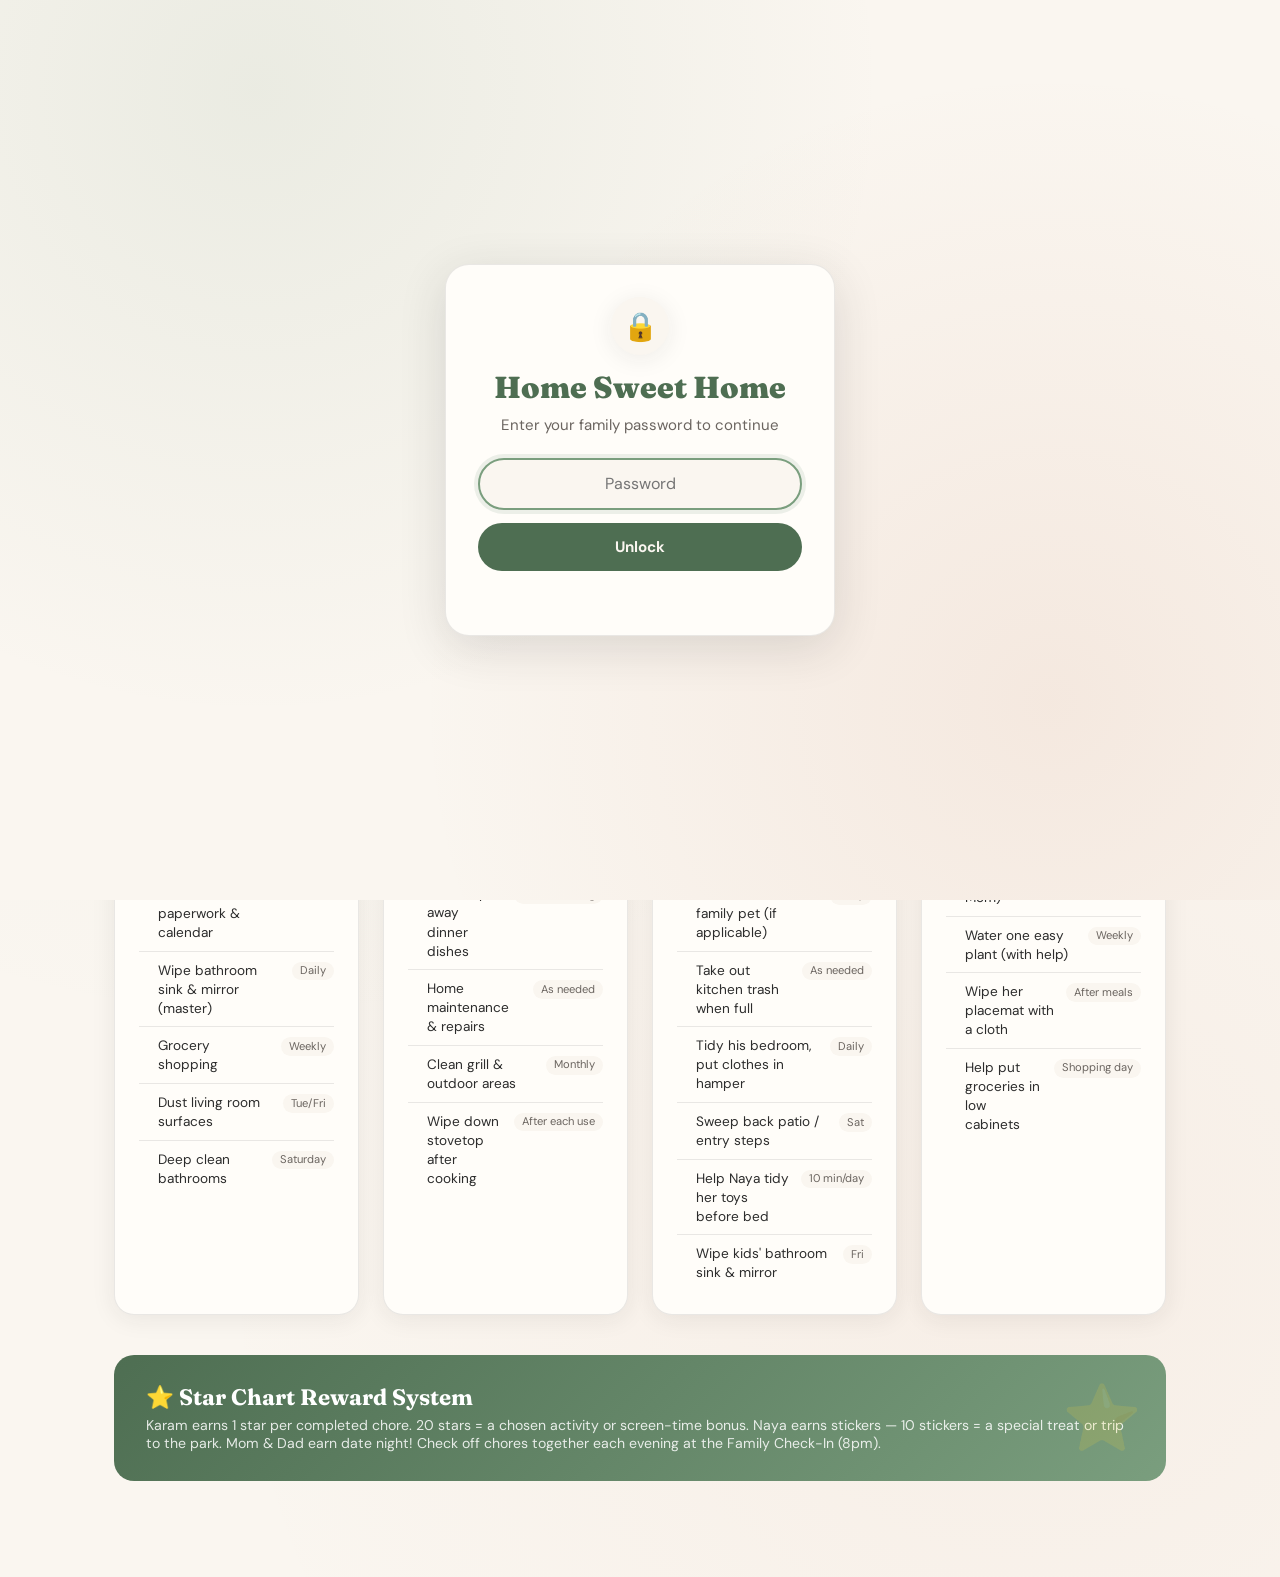
<file: index.html>
<!DOCTYPE html>
<html lang="en">
<head>
<meta charset="UTF-8">
<meta name="viewport" content="width=device-width, initial-scale=1.0">
<title>Home Sweet Home — Family Command Center</title>
<link href="https://fonts.googleapis.com/css2?family=Fraunces:ital,wght@0,400;0,700;0,900;1,400&family=DM+Sans:wght@300;400;500;600&display=swap" rel="stylesheet">
<link rel="stylesheet" href="styles.css">
</head>
<body>

<div id="auth-overlay">
  <div id="auth-card">
    <div id="auth-lock" aria-hidden="true">🔒</div>
    <h2 id="auth-title">Home Sweet Home</h2>
    <p id="auth-subtitle">Enter your family password to continue</p>
    <div id="auth-input-wrap">
      <input type="password" id="auth-input" placeholder="Password"
             autocomplete="current-password" autofocus />
    </div>
    <button id="auth-btn" type="button" onclick="checkPassword()">Unlock</button>
    <p id="auth-error" aria-live="polite"></p>
  </div>
</div>

<header>
  <h1>🏡 Home Sweet Home</h1>
  <p class="subtitle">Family Command Center</p>
  <div class="family-tags">
    <span class="family-tag">👩 Mom</span>
    <span class="family-tag">👨 Dad</span>
    <span class="family-tag">👦 Karam · 11</span>
    <span class="family-tag">👧 Naya · 4</span>
  </div>
</header>

<nav>
  <button class="active" onclick="showSection('chores')">📋 Chore Charts</button>
  <button onclick="showSection('schedule')">🕐 Daily Schedule</button>
  <button onclick="showSection('meals')">🍽️ Meal Plan</button>
  <button onclick="showSection('grocery')">🛒 Grocery List</button>
  <button onclick="showSection('rules')">📜 House Rules</button>
  <button onclick="showSection('events')">📅 Events</button>
</nav>

<main>

  <!-- ══════════════════ CHORE CHARTS ══════════════════ -->
  <section id="chores" class="section active">
    <h2 class="section-title">Chore Charts</h2>
    <p class="section-desc">Every person has a role. When we all chip in, home runs beautifully.</p>

    <div class="person-grid">

      <!-- MOM -->
      <div class="person-card">
        <div class="person-header mom">
          <span class="emoji">👩</span>
          <h3>Mom</h3>
          <div class="role">Home Manager · Keeper of Order</div>
        </div>
        <div class="chore-list">
          <div class="chore-item"><div class="chore-dot"></div><span>Plan weekly meals & grocery list</span><span class="chore-time">30 min/wk</span></div>
          <div class="chore-item"><div class="chore-dot"></div><span>Prep weekday lunches & school snacks</span><span class="chore-time">20 min/day</span></div>
          <div class="chore-item"><div class="chore-dot"></div><span>Wipe kitchen counters after meals</span><span class="chore-time">5 min</span></div>
          <div class="chore-item"><div class="chore-dot"></div><span>Laundry — wash, dry & fold family clothes</span><span class="chore-time">Mon/Thu</span></div>
          <div class="chore-item"><div class="chore-dot"></div><span>Manage kids' school paperwork & calendar</span><span class="chore-time">15 min/wk</span></div>
          <div class="chore-item"><div class="chore-dot"></div><span>Wipe bathroom sink & mirror (master)</span><span class="chore-time">Daily</span></div>
          <div class="chore-item"><div class="chore-dot"></div><span>Grocery shopping</span><span class="chore-time">Weekly</span></div>
          <div class="chore-item"><div class="chore-dot"></div><span>Dust living room surfaces</span><span class="chore-time">Tue/Fri</span></div>
          <div class="chore-item"><div class="chore-dot"></div><span>Deep clean bathrooms</span><span class="chore-time">Saturday</span></div>
        </div>
      </div>

      <!-- DAD -->
      <div class="person-card">
        <div class="person-header dad">
          <span class="emoji">👨</span>
          <h3>Dad</h3>
          <div class="role">Muscle & Maintenance · Weekend Warrior</div>
        </div>
        <div class="chore-list">
          <div class="chore-item"><div class="chore-dot"></div><span>Empty all trash cans & take bins to curb</span><span class="chore-time">Sun/Wed</span></div>
          <div class="chore-item"><div class="chore-dot"></div><span>Vacuum all carpets & rugs</span><span class="chore-time">Wed/Sat</span></div>
          <div class="chore-item"><div class="chore-dot"></div><span>Mow lawn & yard tidying</span><span class="chore-time">Saturday</span></div>
          <div class="chore-item"><div class="chore-dot"></div><span>Sweep & mop kitchen/entry floors</span><span class="chore-time">Tue/Fri</span></div>
          <div class="chore-item"><div class="chore-dot"></div><span>Cook dinner 3 nights/week</span><span class="chore-time">Mon, Wed, Fri</span></div>
          <div class="chore-item"><div class="chore-dot"></div><span>Wash & put away dinner dishes</span><span class="chore-time">When cooking</span></div>
          <div class="chore-item"><div class="chore-dot"></div><span>Home maintenance & repairs</span><span class="chore-time">As needed</span></div>
          <div class="chore-item"><div class="chore-dot"></div><span>Clean grill & outdoor areas</span><span class="chore-time">Monthly</span></div>
          <div class="chore-item"><div class="chore-dot"></div><span>Wipe down stovetop after cooking</span><span class="chore-time">After each use</span></div>
        </div>
      </div>

      <!-- SON (11yr) -->
      <div class="person-card">
        <div class="person-header son">
          <span class="emoji">👦</span>
          <h3>Karam · 11 yrs</h3>
          <div class="role">Junior Helper · Learning Independence</div>
        </div>
        <div class="chore-list">
          <div class="chore-item"><div class="chore-dot"></div><span>Make his own bed every morning</span><span class="chore-time">5 min/day</span></div>
          <div class="chore-item"><div class="chore-dot"></div><span>Clear & wipe the dinner table + chairs</span><span class="chore-time">10 min/day</span></div>
          <div class="chore-item"><div class="chore-dot"></div><span>Load dishwasher after dinner, run it</span><span class="chore-time">10 min/day</span></div>
          <div class="chore-item"><div class="chore-dot"></div><span>Unload dishwasher & put away dishes</span><span class="chore-time">10 min/day</span></div>
          <div class="chore-item"><div class="chore-dot"></div><span>Feed & water family pet (if applicable)</span><span class="chore-time">Daily</span></div>
          <div class="chore-item"><div class="chore-dot"></div><span>Take out kitchen trash when full</span><span class="chore-time">As needed</span></div>
          <div class="chore-item"><div class="chore-dot"></div><span>Tidy his bedroom, put clothes in hamper</span><span class="chore-time">Daily</span></div>
          <div class="chore-item"><div class="chore-dot"></div><span>Sweep back patio / entry steps</span><span class="chore-time">Sat</span></div>
          <div class="chore-item"><div class="chore-dot"></div><span>Help Naya tidy her toys before bed</span><span class="chore-time">10 min/day</span></div>
          <div class="chore-item"><div class="chore-dot"></div><span>Wipe kids' bathroom sink & mirror</span><span class="chore-time">Fri</span></div>
        </div>
      </div>

      <!-- DAUGHTER (4yr) -->
      <div class="person-card">
        <div class="person-header daughter">
          <span class="emoji">👧</span>
          <h3>Naya · 4 yrs</h3>
          <div class="role">Tiny Helper · Big Heart</div>
        </div>
        <div class="chore-list">
          <div class="chore-item"><div class="chore-dot"></div><span>Put stuffed animals & books away each night</span><span class="chore-time">5 min</span></div>
          <div class="chore-item"><div class="chore-dot"></div><span>Place dirty clothes in her hamper</span><span class="chore-time">Daily</span></div>
          <div class="chore-item"><div class="chore-dot"></div><span>Help set the table — napkins & cups</span><span class="chore-time">5 min/day</span></div>
          <div class="chore-item"><div class="chore-dot"></div><span>Carry her dishes to the sink after meals</span><span class="chore-time">Daily</span></div>
          <div class="chore-item"><div class="chore-dot"></div><span>Help sort laundry by color (with Mom)</span><span class="chore-time">Laundry days</span></div>
          <div class="chore-item"><div class="chore-dot"></div><span>Water one easy plant (with help)</span><span class="chore-time">Weekly</span></div>
          <div class="chore-item"><div class="chore-dot"></div><span>Wipe her placemat with a cloth</span><span class="chore-time">After meals</span></div>
          <div class="chore-item"><div class="chore-dot"></div><span>Help put groceries in low cabinets</span><span class="chore-time">Shopping day</span></div>
        </div>
      </div>

    </div>

    <!-- Weekly Rotation Note -->
    <div class="reward-banner">
      <h3>⭐ Star Chart Reward System</h3>
      <p>Karam earns 1 star per completed chore. 20 stars = a chosen activity or screen-time bonus. Naya earns stickers — 10 stickers = a special treat or trip to the park. Mom & Dad earn date night! Check off chores together each evening at the Family Check-In (8pm).</p>
    </div>

  </section>

  <!-- ══════════════════ DAILY SCHEDULE ══════════════════ -->
  <section id="schedule" class="section">
    <h2 class="section-title">Daily Schedule</h2>
    <p class="section-desc">A rhythm for everyone — no reminders needed.</p>

    <div class="day-selector">
      <button class="day-btn active" onclick="showDay('weekday', this)">Mon–Fri</button>
      <button class="day-btn" onclick="showDay('saturday', this)">Saturday</button>
      <button class="day-btn" onclick="showDay('sunday', this)">Sunday</button>
    </div>

    <!-- WEEKDAY -->
    <div id="weekday" class="timeline">
      <div class="time-block">
        <div class="time-label">6:00 – 6:30 am</div>
        <h4>🌅 Morning Wake-Up</h4>
        <p>Mom & Dad rise. Dad starts coffee & breakfast prep. Mom packs school bags / lunches if not prepped the night before.</p>
        <div class="who-tags"><span class="who-tag mom">Mom</span><span class="who-tag dad">Dad</span></div>
      </div>
      <div class="time-block">
        <div class="time-label">6:30 am</div>
        <h4>⏰ Karam Wakes Up</h4>
        <p>Gets dressed, makes his bed, brushes teeth — all before coming to breakfast. Backpack ready the night before.</p>
        <div class="who-tags"><span class="who-tag son">Karam</span></div>
      </div>
      <div class="time-block">
        <div class="time-label">7:00 am</div>
        <h4>🍳 Breakfast Together</h4>
        <p>Family breakfast. Naya helps set cups and napkins. Karam pours his own cereal/toast. Cleanup: Karam clears table, everyone puts dishes in sink.</p>
        <div class="who-tags"><span class="who-tag mom">Mom</span><span class="who-tag dad">Dad</span><span class="who-tag son">Karam</span><span class="who-tag daughter">Naya</span></div>
      </div>
      <div class="time-block">
        <div class="time-label">7:45 am</div>
        <h4>🚌 Karam Off to School</h4>
        <p>Shoes on, backpack, a hug. Mom or Dad does school drop-off.</p>
        <div class="who-tags"><span class="who-tag son">Karam</span><span class="who-tag mom">Mom</span></div>
      </div>
      <div class="time-block">
        <div class="time-label">8:00 – 8:30 am</div>
        <h4>🧹 Morning Home Reset</h4>
        <p>Quick tidy: dishes in dishwasher, wipe counters, make adults' beds, Naya's room tidied. Naya wipes her placemat. 30-min sweep keeps the house all day.</p>
        <div class="who-tags"><span class="who-tag mom">Mom</span><span class="who-tag daughter">Naya</span></div>
      </div>
      <div class="time-block">
        <div class="time-label">12:00 pm</div>
        <h4>🥪 Naya's Lunch</h4>
        <p>Mom serves Naya a prepped lunch. Naya carries her dishes to sink after. Mom wipes table.</p>
        <div class="who-tags"><span class="who-tag mom">Mom</span><span class="who-tag daughter">Naya</span></div>
      </div>
      <div class="time-block">
        <div class="time-label">3:30 pm</div>
        <h4>🏫 Karam Home from School</h4>
        <p>Shoes off at door, backpack hung, homework folder on kitchen table. Snack from snack basket (pre-stocked). 15-min outdoor play or quiet time before homework.</p>
        <div class="who-tags"><span class="who-tag son">Karam</span></div>
      </div>
      <div class="time-block">
        <div class="time-label">4:00 – 5:00 pm</div>
        <h4>📚 Homework & Reading</h4>
        <p>Karam does homework at kitchen table. Mom nearby for questions. Naya has quiet activity (coloring, puzzles, audiobooks).</p>
        <div class="who-tags"><span class="who-tag son">Karam</span><span class="who-tag daughter">Naya</span></div>
      </div>
      <div class="time-block">
        <div class="time-label">5:30 pm</div>
        <h4>🍳 Dinner Prep Begins</h4>
        <p>Whoever is cooking starts. Naya helps set napkins & cups. Karam clears any homework off the table.</p>
        <div class="who-tags"><span class="who-tag mom">Mom</span><span class="who-tag dad">Dad</span><span class="who-tag daughter">Naya</span><span class="who-tag son">Karam</span></div>
      </div>
      <div class="time-block">
        <div class="time-label">6:30 pm</div>
        <h4>🍽️ Family Dinner</h4>
        <p>Everyone at the table — no screens. Share a "rose & thorn" of the day. Dinner: 20–30 min.</p>
        <div class="who-tags"><span class="who-tag mom">Mom</span><span class="who-tag dad">Dad</span><span class="who-tag son">Karam</span><span class="who-tag daughter">Naya</span></div>
      </div>
      <div class="time-block">
        <div class="time-label">7:00 pm</div>
        <h4>🧺 Kitchen Cleanup</h4>
        <p>Karam: clears table, loads dishwasher, runs it. Dad (or cook): wipes stovetop & counters. Naya: wipes her placemat, carries dishes to sink. Done in 15 min.</p>
        <div class="who-tags"><span class="who-tag son">Karam</span><span class="who-tag dad">Dad</span><span class="who-tag daughter">Naya</span></div>
      </div>
      <div class="time-block">
        <div class="time-label">7:15 pm</div>
        <h4>🛁 Naya's Bath & Wind-Down</h4>
        <p>Mom or Dad bathes Naya. Naya picks up her bedroom toys. Karam can have 30 min free time (no screens on school nights).</p>
        <div class="who-tags"><span class="who-tag mom">Mom</span><span class="who-tag daughter">Naya</span></div>
      </div>
      <div class="time-block">
        <div class="time-label">7:45 pm</div>
        <h4>📖 Naya Bedtime</h4>
        <p>Naya in bed with 1 story. Lights out by 8pm.</p>
        <div class="who-tags"><span class="who-tag mom">Mom</span><span class="who-tag dad">Dad</span><span class="who-tag daughter">Naya</span></div>
      </div>
      <div class="time-block">
        <div class="time-label">8:00 pm</div>
        <h4>✅ Family Check-In + Karam's Bedtime Prep</h4>
        <p>Karam marks star chart, packs tomorrow's backpack, picks outfit, brushes teeth. 20 min reading in bed. Lights out 8:45pm.</p>
        <div class="who-tags"><span class="who-tag son">Karam</span><span class="who-tag mom">Mom</span></div>
      </div>
      <div class="time-block">
        <div class="time-label">9:00 pm</div>
        <h4>🌙 Mom & Dad Evening</h4>
        <p>Prep next day's lunches (10 min), do a final 10-min tidy, then relax. House is ready for tomorrow.</p>
        <div class="who-tags"><span class="who-tag mom">Mom</span><span class="who-tag dad">Dad</span></div>
      </div>
    </div>

    <!-- SATURDAY -->
    <div id="saturday" class="timeline" style="display:none">
      <div class="time-block"><div class="time-label">8:00 am</div><h4>🥞 Relaxed Breakfast</h4><p>Dad makes a bigger weekend breakfast — pancakes, eggs, or French toast. Family eats together without rushing.</p><div class="who-tags"><span class="who-tag dad">Dad</span><span class="who-tag daughter">Naya</span></div></div>
      <div class="time-block"><div class="time-label">9:00 am</div><h4>🧹 Saturday Deep Clean — All Hands!</h4><p>Dad vacuums all rooms. Mom deep-cleans bathrooms. Karam sweeps back patio & wipes kids' bathroom mirror. Naya dusts her bookshelf with a feather duster. 1 hour, everyone done together.</p><div class="who-tags"><span class="who-tag mom">Mom</span><span class="who-tag dad">Dad</span><span class="who-tag son">Karam</span><span class="who-tag daughter">Naya</span></div></div>
      <div class="time-block"><div class="time-label">10:30 am</div><h4>🌿 Yard & Outdoor Time</h4><p>Dad mows & trims. Karam sweeps driveway or helps with yard. Naya plays outside. Mom grocery shops or has personal time.</p><div class="who-tags"><span class="who-tag dad">Dad</span><span class="who-tag son">Karam</span></div></div>
      <div class="time-block"><div class="time-label">12:30 pm</div><h4>🥗 Lunch</h4><p>Karam makes his own Saturday lunch from the "Karam's Easy Lunch" list. Naya has a prepped option from the fridge.</p><div class="who-tags"><span class="who-tag son">Karam</span><span class="who-tag daughter">Naya</span></div></div>
      <div class="time-block"><div class="time-label">2:00 pm</div><h4>🎉 Family Activity Time</h4><p>Family outing, park, movie, game time — chosen together on Sunday evenings for the following week.</p><div class="who-tags"><span class="who-tag mom">Mom</span><span class="who-tag dad">Dad</span><span class="who-tag son">Karam</span><span class="who-tag daughter">Naya</span></div></div>
      <div class="time-block"><div class="time-label">6:00 pm</div><h4>🍕 Fun Saturday Dinner</h4><p>Pizza night, taco bar, or BBQ. Kids' choice rotates. Karam helps assemble or prep a simple side.</p><div class="who-tags"><span class="who-tag mom">Mom</span><span class="who-tag dad">Dad</span><span class="who-tag son">Karam</span></div></div>
    </div>

    <!-- SUNDAY -->
    <div id="sunday" class="timeline" style="display:none">
      <div class="time-block"><div class="time-label">9:00 am</div><h4>☕ Slow Morning</h4><p>Family sleeps in (if possible). Brunch together. Karam makes his own breakfast (cereal, toast, fruit — from his list).</p><div class="who-tags"><span class="who-tag son">Karam</span></div></div>
      <div class="time-block"><div class="time-label">11:00 am</div><h4>📋 Meal Prep Sunday</h4><p>Mom preps weekday lunches, overnight oats, cut veggies & snack packs. Karam helps with simple prep (washing fruit, portioning snacks). Takes 1–1.5 hrs, makes the whole week easier.</p><div class="who-tags"><span class="who-tag mom">Mom</span><span class="who-tag son">Karam</span></div></div>
      <div class="time-block"><div class="time-label">2:00 pm</div><h4>🧺 Laundry Fold & Put Away</h4><p>Dad & Karam fold and put away laundry together. Naya matches socks.</p><div class="who-tags"><span class="who-tag dad">Dad</span><span class="who-tag son">Karam</span><span class="who-tag daughter">Naya</span></div></div>
      <div class="time-block"><div class="time-label">5:00 pm</div><h4>📅 Sunday Family Meeting (15 min)</h4><p>Review the week ahead: activities, appointments, who's cooking. Kids vote on Saturday's family activity. Check the star chart together.</p><div class="who-tags"><span class="who-tag mom">Mom</span><span class="who-tag dad">Dad</span><span class="who-tag son">Karam</span><span class="who-tag daughter">Naya</span></div></div>
      <div class="time-block"><div class="time-label">6:00 pm</div><h4>🍲 Sunday Supper</h4><p>Slow cooker meal or roast — something cozy. Mom or Dad cooks. Everyone sets the table together.</p><div class="who-tags"><span class="who-tag mom">Mom</span><span class="who-tag dad">Dad</span></div></div>
    </div>

  </section>

  <!-- ══════════════════ MEAL PLAN ══════════════════ -->
  <section id="meals" class="section">
    <h2 class="section-title">Weekly Meal Plan</h2>
    <p class="section-desc">Kid-friendly, parent-prepped options. Labels show who can make it. 🧒 Kids can do · 👨‍👩 Parent cooks · 🥡 Parent preps ahead</p>

    <div class="meal-week">

      <div class="meal-day-card">
        <div class="meal-day-header">Monday <span>Fresh start week</span></div>
        <div class="meal-slots">
          <div class="meal-slot"><div class="meal-type">Breakfast</div><div class="meal-name">Overnight oats + banana</div><div class="meal-note">Karam pours oats from fridge, adds toppings</div><span class="meal-maker maker-kids">🧒 Karam solo</span></div>
          <div class="meal-slot"><div class="meal-type">Lunch</div><div class="meal-name">Turkey roll-ups + apple slices + string cheese</div><div class="meal-note">Prepped Sun. Karam assembles his own</div><span class="meal-maker maker-prep">🥡 Sunday prep</span></div>
          <div class="meal-slot"><div class="meal-type">Dinner</div><div class="meal-name">Sheet Pan Chicken + Roasted Veggies</div><div class="meal-note">Dad cooks · prep 10 min, cook 30 min</div><span class="meal-maker maker-parent">👨‍👩 Dad</span></div>
        </div>
      </div>

      <div class="meal-day-card">
        <div class="meal-day-header">Tuesday <span>Taco Tuesday!</span></div>
        <div class="meal-slots">
          <div class="meal-slot"><div class="meal-type">Breakfast</div><div class="meal-name">Whole wheat toast + peanut butter + sliced banana</div><div class="meal-note">Karam toasts & spreads himself</div><span class="meal-maker maker-kids">🧒 Karam solo</span></div>
          <div class="meal-slot"><div class="meal-type">Lunch</div><div class="meal-name">PB&J + carrot sticks + yogurt</div><div class="meal-note">Karam makes his own sandwich</div><span class="meal-maker maker-kids">🧒 Karam solo</span></div>
          <div class="meal-slot"><div class="meal-type">Dinner</div><div class="meal-name">Ground Beef Tacos + build-your-own bar</div><div class="meal-note">Mom cooks meat, kids assemble their own</div><span class="meal-maker maker-parent">👨‍👩 Mom</span></div>
        </div>
      </div>

      <div class="meal-day-card">
        <div class="meal-day-header">Wednesday <span>Midweek refuel</span></div>
        <div class="meal-slots">
          <div class="meal-slot"><div class="meal-type">Breakfast</div><div class="meal-name">Scrambled eggs + toast</div><div class="meal-note">Dad makes · Karam can try with supervision</div><span class="meal-maker maker-parent">👨‍👩 Dad</span></div>
          <div class="meal-slot"><div class="meal-type">Lunch</div><div class="meal-name">Lunchbox bento: crackers, cheese, grapes, hummus & veggies</div><div class="meal-note">Prepped Sunday. Kids grab from fridge</div><span class="meal-maker maker-prep">🥡 Sunday prep</span></div>
          <div class="meal-slot"><div class="meal-type">Dinner</div><div class="meal-name">Pasta with marinara + garlic bread + salad</div><div class="meal-note">Dad boils pasta, Mom makes salad · 20 min</div><span class="meal-maker maker-parent">👨‍👩 Dad</span></div>
        </div>
      </div>

      <div class="meal-day-card">
        <div class="meal-day-header">Thursday <span>Almost Friday!</span></div>
        <div class="meal-slots">
          <div class="meal-slot"><div class="meal-type">Breakfast</div><div class="meal-name">Smoothie (frozen fruit + yogurt + OJ)</div><div class="meal-note">Karam blends with parent supervision</div><span class="meal-maker maker-kids">🧒 Karam + supervision</span></div>
          <div class="meal-slot"><div class="meal-type">Lunch</div><div class="meal-name">Quesadilla in the microwave</div><div class="meal-note">Karam makes solo! Tortilla + cheese, 90 sec</div><span class="meal-maker maker-kids">🧒 Karam solo</span></div>
          <div class="meal-slot"><div class="meal-type">Dinner</div><div class="meal-name">Slow Cooker Soup + crusty bread</div><div class="meal-note">Mom preps in AM · ready by dinner</div><span class="meal-maker maker-prep">🥡 Slow cooker</span></div>
        </div>
      </div>

      <div class="meal-day-card">
        <div class="meal-day-header">Friday <span>Fun Friday</span></div>
        <div class="meal-slots">
          <div class="meal-slot"><div class="meal-type">Breakfast</div><div class="meal-name">Cereal of choice + milk + fruit</div><div class="meal-note">Both kids fully independent</div><span class="meal-maker maker-kids">🧒 Kids solo</span></div>
          <div class="meal-slot"><div class="meal-type">Lunch</div><div class="meal-name">Leftovers Friday — use up the week</div><div class="meal-note">Karam heats his own in microwave</div><span class="meal-maker maker-kids">🧒 Karam solo</span></div>
          <div class="meal-slot"><div class="meal-type">Dinner</div><div class="meal-name">Pizza Night — homemade or delivery</div><div class="meal-note">Dad's night. Karam helps top the pizza</div><span class="meal-maker maker-parent">👨‍👩 Dad + Karam</span></div>
        </div>
      </div>

      <div class="meal-day-card">
        <div class="meal-day-header">Saturday <span>Weekend treat</span></div>
        <div class="meal-slots">
          <div class="meal-slot"><div class="meal-type">Breakfast</div><div class="meal-name">Pancakes or French toast</div><div class="meal-note">Dad's specialty — kids set the table</div><span class="meal-maker maker-parent">👨‍👩 Dad</span></div>
          <div class="meal-slot"><div class="meal-type">Lunch</div><div class="meal-name">Karam's Choice: Wrap, bowl, or sandwich</div><div class="meal-note">From the "Karam's Easy Lunches" poster</div><span class="meal-maker maker-kids">🧒 Karam solo</span></div>
          <div class="meal-slot"><div class="meal-type">Dinner</div><div class="meal-name">BBQ / Taco Bar / Stir-Fry — Kids vote!</h4></div><div class="meal-note">Family cook together</div><span class="meal-maker maker-parent">👨‍👩 Together</span></div>
        </div>
      </div>

      <div class="meal-day-card">
        <div class="meal-day-header">Sunday <span>Cozy & slow</span></div>
        <div class="meal-slots">
          <div class="meal-slot"><div class="meal-type">Brunch</div><div class="meal-name">Egg muffins (prepped Sat) + fruit salad</div><div class="meal-note">Ready from fridge, microwave 60 sec</div><span class="meal-maker maker-prep">🥡 Prepped</span></div>
          <div class="meal-slot"><div class="meal-type">Snack</div><div class="meal-name">Apples + peanut butter + popcorn</div><div class="meal-note">Karam pops microwave popcorn solo</div><span class="meal-maker maker-kids">🧒 Karam solo</span></div>
          <div class="meal-slot"><div class="meal-type">Dinner</div><div class="meal-name">Sunday Roast Chicken + mashed potatoes + green beans</div><div class="meal-note">Mom's dinner. Karam mashes potatoes with supervision.</div><span class="meal-maker maker-parent">👨‍👩 Mom + Karam</span></div>
        </div>
      </div>

    </div>

    <!-- Karam's Easy Meals Box -->
    <div style="margin-top:2rem; background: var(--warm-white); border-radius:20px; padding:1.5rem; border:2px solid rgba(196,112,74,0.25); box-shadow: var(--shadow);">
      <h3 style="font-family:'Fraunces',serif; font-size:1.2rem; color:var(--terracotta); margin-bottom:0.8rem;">🧒 Karam's Solo Kitchen List — Things He Can Make 100% Independently</h3>
      <div style="display:grid; grid-template-columns:repeat(auto-fill, minmax(220px,1fr)); gap:0.6rem;">
        <div style="font-size:0.84rem; padding:0.5rem; background:rgba(196,112,74,0.06); border-radius:10px;">🥣 Cereal + milk</div>
        <div style="font-size:0.84rem; padding:0.5rem; background:rgba(196,112,74,0.06); border-radius:10px;">🍞 Toast + toppings (PB, jam, butter)</div>
        <div style="font-size:0.84rem; padding:0.5rem; background:rgba(196,112,74,0.06); border-radius:10px;">🥪 Sandwiches & wraps</div>
        <div style="font-size:0.84rem; padding:0.5rem; background:rgba(196,112,74,0.06); border-radius:10px;">🌮 Microwave quesadilla</div>
        <div style="font-size:0.84rem; padding:0.5rem; background:rgba(196,112,74,0.06); border-radius:10px;">🍜 Cup noodles / instant mac</div>
        <div style="font-size:0.84rem; padding:0.5rem; background:rgba(196,112,74,0.06); border-radius:10px;">🍌 Banana + peanut butter</div>
        <div style="font-size:0.84rem; padding:0.5rem; background:rgba(196,112,74,0.06); border-radius:10px;">🍿 Microwave popcorn</div>
        <div style="font-size:0.84rem; padding:0.5rem; background:rgba(196,112,74,0.06); border-radius:10px;">🥤 Smoothie (with blender ok)</div>
        <div style="font-size:0.84rem; padding:0.5rem; background:rgba(196,112,74,0.06); border-radius:10px;">🍳 Scrambled eggs (stovetop supervised)</div>
        <div style="font-size:0.84rem; padding:0.5rem; background:rgba(196,112,74,0.06); border-radius:10px;">🍎 Apple + cheese snack plate</div>
        <div style="font-size:0.84rem; padding:0.5rem; background:rgba(196,112,74,0.06); border-radius:10px;">🥗 Simple salad (torn lettuce + dressing)</div>
        <div style="font-size:0.84rem; padding:0.5rem; background:rgba(196,112,74,0.06); border-radius:10px;">🫙 Overnight oats from fridge</div>
      </div>
    </div>

  </section>

  <!-- ══════════════════ GROCERY LIST ══════════════════ -->
  <section id="grocery" class="section">
    <h2 class="section-title">Weekly Grocery List</h2>
    <p class="section-desc">Tap items to check them off as you shop. Based on this week's meal plan.</p>

    <div class="grocery-grid" id="groceryGrid">

      <div class="grocery-cat">
        <h4>🥩 Proteins</h4>
        <div class="grocery-item"><input type="checkbox" id="g1"><label for="g1">Boneless chicken breasts (2 lbs)</label></div>
        <div class="grocery-item"><input type="checkbox" id="g2"><label for="g2">Ground beef (1.5 lbs)</label></div>
        <div class="grocery-item"><input type="checkbox" id="g3"><label for="g3">Whole roasting chicken</label></div>
        <div class="grocery-item"><input type="checkbox" id="g4"><label for="g4">Deli turkey (for roll-ups)</label></div>
        <div class="grocery-item"><input type="checkbox" id="g5"><label for="g5">Eggs (1 dozen)</label></div>
        <div class="grocery-item"><input type="checkbox" id="g6"><label for="g6">String cheese / cheese sticks</label></div>
      </div>

      <div class="grocery-cat">
        <h4>🥛 Dairy</h4>
        <div class="grocery-item"><input type="checkbox" id="g7"><label for="g7">Milk (1 gallon)</label></div>
        <div class="grocery-item"><input type="checkbox" id="g8"><label for="g8">Shredded cheddar (for tacos, quesadillas)</label></div>
        <div class="grocery-item"><input type="checkbox" id="g9"><label for="g9">Greek yogurt (kids + smoothies)</label></div>
        <div class="grocery-item"><input type="checkbox" id="g10"><label for="g10">Butter</label></div>
        <div class="grocery-item"><input type="checkbox" id="g11"><label for="g11">Cream cheese</label></div>
      </div>

      <div class="grocery-cat">
        <h4>🥦 Produce</h4>
        <div class="grocery-item"><input type="checkbox" id="g12"><label for="g12">Bananas</label></div>
        <div class="grocery-item"><input type="checkbox" id="g13"><label for="g13">Apples</label></div>
        <div class="grocery-item"><input type="checkbox" id="g14"><label for="g14">Grapes</label></div>
        <div class="grocery-item"><input type="checkbox" id="g15"><label for="g15">Baby carrots</label></div>
        <div class="grocery-item"><input type="checkbox" id="g16"><label for="g16">Broccoli / green beans</label></div>
        <div class="grocery-item"><input type="checkbox" id="g17"><label for="g17">Mixed salad greens</label></div>
        <div class="grocery-item"><input type="checkbox" id="g18"><label for="g18">Cherry tomatoes</label></div>
        <div class="grocery-item"><input type="checkbox" id="g19"><label for="g19">Potatoes (mashing)</label></div>
        <div class="grocery-item"><input type="checkbox" id="g20"><label for="g20">Frozen mixed fruit (smoothies)</label></div>
      </div>

      <div class="grocery-cat">
        <h4>🍞 Bread & Grains</h4>
        <div class="grocery-item"><input type="checkbox" id="g21"><label for="g21">Whole wheat bread</label></div>
        <div class="grocery-item"><input type="checkbox" id="g22"><label for="g22">Flour tortillas (large)</label></div>
        <div class="grocery-item"><input type="checkbox" id="g23"><label for="g23">Pasta (spaghetti or penne)</label></div>
        <div class="grocery-item"><input type="checkbox" id="g24"><label for="g24">Rolled oats (overnight oats)</label></div>
        <div class="grocery-item"><input type="checkbox" id="g25"><label for="g25">Crackers (bento boxes)</label></div>
        <div class="grocery-item"><input type="checkbox" id="g26"><label for="g26">Garlic bread (frozen)</label></div>
        <div class="grocery-item"><input type="checkbox" id="g27"><label for="g27">Pancake mix</label></div>
      </div>

      <div class="grocery-cat">
        <h4>🥫 Pantry Staples</h4>
        <div class="grocery-item"><input type="checkbox" id="g28"><label for="g28">Marinara sauce (jar)</label></div>
        <div class="grocery-item"><input type="checkbox" id="g29"><label for="g29">Peanut butter</label></div>
        <div class="grocery-item"><input type="checkbox" id="g30"><label for="g30">Jam / Jelly</label></div>
        <div class="grocery-item"><input type="checkbox" id="g31"><label for="g31">Hummus</label></div>
        <div class="grocery-item"><input type="checkbox" id="g32"><label for="g32">Chicken broth (soup)</label></div>
        <div class="grocery-item"><input type="checkbox" id="g33"><label for="g33">Taco seasoning packet</label></div>
        <div class="grocery-item"><input type="checkbox" id="g34"><label for="g34">Microwave popcorn bags</label></div>
        <div class="grocery-item"><input type="checkbox" id="g35"><label for="g35">Orange juice</label></div>
      </div>

      <div class="grocery-cat">
        <h4>🧃 Kids' Snacks</h4>
        <div class="grocery-item"><input type="checkbox" id="g36"><label for="g36">Granola bars (backpack snack)</label></div>
        <div class="grocery-item"><input type="checkbox" id="g37"><label for="g37">Individual yogurt cups (Naya)</label></div>
        <div class="grocery-item"><input type="checkbox" id="g38"><label for="g38">Applesauce pouches (Naya)</label></div>
        <div class="grocery-item"><input type="checkbox" id="g39"><label for="g39">Goldfish crackers</label></div>
        <div class="grocery-item"><input type="checkbox" id="g40"><label for="g40">Fruit snacks / raisins</label></div>
      </div>

    </div>

  </section>

  <!-- ══════════════════ HOUSE RULES ══════════════════ -->
  <section id="rules" class="section">
    <h2 class="section-title">House Rules & Standards</h2>
    <p class="section-desc">The expectations that keep our home running peacefully — posted where everyone can see.</p>

    <div class="rules-grid">

      <div class="rule-card">
        <h3>🧹 Cleanliness Standards</h3>
        <div class="rule-item"><span class="rule-num">1.</span><span>If you make a mess, you clean it up — before leaving the area.</span></div>
        <div class="rule-item"><span class="rule-num">2.</span><span>Dishes go in the sink or dishwasher immediately after eating — never left on the table.</span></div>
        <div class="rule-item"><span class="rule-num">3.</span><span>Shoes OFF at the front door, always.</span></div>
        <div class="rule-item"><span class="rule-num">4.</span><span>Clothes go in the hamper — not the floor.</span></div>
        <div class="rule-item"><span class="rule-num">5.</span><span>Beds made every morning before breakfast.</span></div>
        <div class="rule-item"><span class="rule-num">6.</span><span>Toys and belongings must be in bedrooms or their homes by bedtime.</span></div>
      </div>

      <div class="rule-card">
        <h3>🍽️ Kitchen Rules</h3>
        <div class="rule-item"><span class="rule-num">1.</span><span>Ask before eating anything outside scheduled meal/snack times.</span></div>
        <div class="rule-item"><span class="rule-num">2.</span><span>Wipe the counter after you use it — even for just a snack.</span></div>
        <div class="rule-item"><span class="rule-num">3.</span><span>Karam may use the microwave and toaster independently. Stovetop needs an adult present.</span></div>
        <div class="rule-item"><span class="rule-num">4.</span><span>Put ingredients back where they belong after using them.</span></div>
        <div class="rule-item"><span class="rule-num">5.</span><span>No drinks in the living room except water in a closed bottle.</span></div>
      </div>

      <div class="rule-card">
        <h3>📱 Screen Time Rules</h3>
        <div class="rule-item"><span class="rule-num">1.</span><span>No screens at the dinner table — ever. Family time is screen-free.</span></div>
        <div class="rule-item"><span class="rule-num">2.</span><span>Karam: Homework & chores FIRST, screens after. School nights: 7–8pm only.</span></div>
        <div class="rule-item"><span class="rule-num">3.</span><span>Naya: max 1 hr per day, age-appropriate content, in the living room.</span></div>
        <div class="rule-item"><span class="rule-num">4.</span><span>All devices charge in the kitchen overnight — not in bedrooms.</span></div>
        <div class="rule-item"><span class="rule-num">5.</span><span>Weekend bonus screen time is earned with completed star charts.</span></div>
      </div>

      <div class="rule-card">
        <h3>🕐 Routines & Timing</h3>
        <div class="rule-item"><span class="rule-num">1.</span><span>Everyone follows their posted schedule — check the chart, not Mom.</span></div>
        <div class="rule-item"><span class="rule-num">2.</span><span>Backpacks are packed the NIGHT before — never the morning of.</span></div>
        <div class="rule-item"><span class="rule-num">3.</span><span>Bedtimes are not negotiable on school nights.</span></div>
        <div class="rule-item"><span class="rule-num">4.</span><span>The Sunday Family Meeting is non-optional — 15 minutes, everyone attends.</span></div>
        <div class="rule-item"><span class="rule-num">5.</span><span>If you're running late on a chore, communicate immediately — don't just skip it.</span></div>
      </div>

      <div class="rule-card">
        <h3>💛 Kindness & Respect</h3>
        <div class="rule-item"><span class="rule-num">1.</span><span>Speak kindly to every member of the family — no yelling, name-calling, or put-downs.</span></div>
        <div class="rule-item"><span class="rule-num">2.</span><span>Karam helps Naya — he is her example. Patience with her always.</span></div>
        <div class="rule-item"><span class="rule-num">3.</span><span>Say thank you when someone helps you or cooks for you.</span></div>
        <div class="rule-item"><span class="rule-num">4.</span><span>Knock before entering closed doors.</span></div>
        <div class="rule-item"><span class="rule-num">5.</span><span>When Mom or Dad says "family time," all activities stop.</span></div>
      </div>

      <div class="rule-card">
        <h3>⭐ Consequences & Rewards</h3>
        <div class="rule-item"><span class="rule-num">✅</span><span>Completed chores = stars / stickers added at evening check-in.</span></div>
        <div class="rule-item"><span class="rule-num">✅</span><span>Full week of chores = bonus privilege (movie night, extra screen time, special outing).</span></div>
        <div class="rule-item"><span class="rule-num">❌</span><span>Skipped chore = no screen time that day, chore still must be completed.</span></div>
        <div class="rule-item"><span class="rule-num">❌</span><span>Disrespectful behavior = loss of privilege for that day, conversation with both parents.</span></div>
        <div class="rule-item"><span class="rule-num">💬</span><span>Rules can be discussed at Sunday Family Meeting — respectfully and calmly.</span></div>
      </div>

    </div>

  </section>

  <!-- ══════════════════ CALENDAR ══════════════════ -->
  <section id="events" class="section">
    <div class="cal-wrapper">

      <!-- Top Bar -->
      <div class="cal-top-bar">
        <div class="cal-top-left">
          <button class="cal-today-btn" id="cal-today-btn">Today</button>
          <div style="display:flex;gap:5px">
            <button class="cal-nav-btn" id="cal-prev-btn" aria-label="Previous">&#8249;</button>
            <button class="cal-nav-btn" id="cal-next-btn" aria-label="Next">&#8250;</button>
          </div>
          <span class="cal-title" id="cal-title"></span>
        </div>
        <div class="cal-top-right">
          <div class="cal-search-wrap">
            <svg width="13" height="13" viewBox="0 0 24 24" fill="none" stroke="currentColor" stroke-width="2.5" aria-hidden="true"><circle cx="11" cy="11" r="8"/><line x1="21" y1="21" x2="16.65" y2="16.65"/></svg>
            <input class="cal-search-input" id="cal-search-input" type="text" placeholder="Search events…" aria-label="Search events">
          </div>
          <div class="cal-view-switcher" role="group" aria-label="Calendar view">
            <button class="cal-view-btn active" data-view="month">Month</button>
            <button class="cal-view-btn" data-view="week">Week</button>
            <button class="cal-view-btn" data-view="day">Day</button>
            <button class="cal-view-btn" data-view="agenda">Agenda</button>
          </div>
          <button class="cal-theme-btn" id="cal-subs-btn" title="Manage Calendars" aria-label="Manage Calendars">📅</button>
          <button class="cal-theme-btn" id="cal-theme-btn" title="Toggle dark mode" aria-label="Toggle dark mode">🌙</button>
        </div>
      </div>

      <!-- Category Filters -->
      <div class="cal-filters" role="group" aria-label="Filter by category">
        <button class="cat-chip active" data-cat="all">All</button>
        <button class="cat-chip" data-cat="family"><span class="chip-dot" style="background:var(--cat-family)"></span>Family</button>
        <button class="cat-chip" data-cat="school"><span class="chip-dot" style="background:var(--cat-school)"></span>School</button>
        <button class="cat-chip" data-cat="health"><span class="chip-dot" style="background:var(--cat-health)"></span>Health</button>
        <button class="cat-chip" data-cat="work"><span class="chip-dot" style="background:var(--cat-work)"></span>Work</button>
        <button class="cat-chip" data-cat="personal"><span class="chip-dot" style="background:var(--cat-personal)"></span>Personal</button>
      </div>

      <!-- Calendar Main -->
      <div class="cal-main">
        <div class="cal-body">
          <div id="cal-month-view"></div>
          <div id="cal-week-view"  style="display:none"></div>
          <div id="cal-day-view"   style="display:none"></div>
          <div id="cal-agenda-view" style="display:none"></div>
        </div>

        <!-- Sidebar -->
        <aside class="cal-sidebar" aria-label="Calendar sidebar">
          <div class="sidebar-card">
            <div class="sidebar-title" id="mini-cal-title"></div>
            <div class="mini-cal-grid" id="mini-cal-grid"></div>
          </div>
          <div class="sidebar-card">
            <div class="sidebar-title">Upcoming</div>
            <div id="upcoming-list"></div>
          </div>
        </aside>
      </div>

    </div>
  </section>

</main>

<!-- ══ Event Create / Edit Modal ══ -->
<div class="modal-overlay" id="event-modal" role="dialog" aria-modal="true" aria-labelledby="modal-heading">
  <div class="modal">
    <div class="modal-header">
      <h3 id="modal-heading">New Event</h3>
      <button class="modal-close" id="modal-close-btn" aria-label="Close">×</button>
    </div>
    <div class="modal-body">
      <form id="event-form" onsubmit="return false">
        <div class="form-group" style="margin-bottom:0.85rem">
          <input class="form-input" name="title" placeholder="Event title" autocomplete="off" required>
        </div>
        <div class="form-group" style="margin-bottom:0.85rem">
          <textarea class="form-textarea" name="description" placeholder="Description (optional)" rows="2"></textarea>
        </div>
        <div class="form-row" style="margin-bottom:0.85rem">
          <div class="form-group">
            <label class="form-label">Start</label>
            <input class="form-input" type="datetime-local" name="start">
          </div>
          <div class="form-group">
            <label class="form-label">End</label>
            <input class="form-input" type="datetime-local" name="end">
          </div>
        </div>
        <label class="form-check-label" style="margin-bottom:0.85rem">
          <input type="checkbox" name="allDay"> All day
        </label>
        <div class="form-row" style="margin-bottom:0.85rem">
          <div class="form-group">
            <label class="form-label">Category</label>
            <select class="form-select" name="category">
              <option value="family">🏠 Family</option>
              <option value="school">📚 School</option>
              <option value="health">💊 Health</option>
              <option value="work">💼 Work</option>
              <option value="personal">⭐ Personal</option>
            </select>
          </div>
          <div class="form-group">
            <label class="form-label">Color</label>
            <input class="form-color-input" type="color" name="color" value="#7A9E7E">
          </div>
        </div>
        <div class="form-group" style="margin-bottom:0.85rem">
          <label class="form-label">Repeat</label>
          <select class="form-select" name="recurring">
            <option value="none">Does not repeat</option>
            <option value="daily">Daily</option>
            <option value="weekly">Weekly</option>
            <option value="monthly">Monthly</option>
          </select>
        </div>
        <div class="form-group recurring-until-group" id="recurring-until-group">
          <label class="form-label">Repeat until</label>
          <input class="form-input" type="date" name="recurringUntil">
        </div>
      </form>
    </div>
    <div class="modal-footer">
      <div class="modal-footer-left">
        <button class="btn btn-danger" id="delete-event-btn" style="display:none">Delete</button>
      </div>
      <button class="btn btn-secondary" id="modal-cancel-btn">Cancel</button>
      <button class="btn btn-primary" id="modal-save-btn">Save</button>
    </div>
  </div>
</div>

<!-- ══ Delete Confirmation Modal ══ -->
<div class="modal-overlay" id="confirm-modal" role="dialog" aria-modal="true" aria-label="Confirm delete">
  <div class="modal" style="max-width:320px">
    <div class="confirm-modal-inner">
      <p class="ctitle">Delete this event?</p>
      <p>This action cannot be undone.</p>
      <div class="confirm-btns">
        <button class="btn btn-secondary" id="confirm-cancel-btn">Cancel</button>
        <button class="btn btn-danger" id="confirm-delete-btn">Delete</button>
      </div>
    </div>
  </div>
</div>

<!-- ══ Calendar Subscriptions Modal ══ -->
<div class="modal-overlay" id="sub-modal" role="dialog" aria-modal="true" aria-labelledby="sub-modal-heading">
  <div class="modal" style="max-width:520px">
    <div class="modal-header">
      <h3 id="sub-modal-heading">Manage Calendars</h3>
      <button class="modal-close" id="sub-modal-close" aria-label="Close">×</button>
    </div>
    <div class="modal-body">
      <div id="sub-list"></div>
      <div class="sub-divider"></div>
      <div class="sub-add-form">
        <div class="form-label" style="margin-bottom:0.5rem">Add Calendar</div>
        <div class="form-group" style="margin-bottom:0.6rem">
          <input class="form-input" id="sub-name-input" placeholder="Calendar name (e.g. Mom's Calendar)" autocomplete="off">
        </div>
        <div class="form-group" style="margin-bottom:0.6rem">
          <input class="form-input" id="sub-url-input" placeholder="webcal:// or https:// .ics URL" autocomplete="off">
        </div>
        <div class="form-row" style="margin-bottom:0">
          <div class="form-group">
            <label class="form-label">Person</label>
            <select class="form-select" id="sub-person-select">
              <option value="mom">Mom</option>
              <option value="dad">Dad</option>
              <option value="son">Karam</option>
              <option value="daughter">Naya</option>
              <option value="family">Family</option>
            </select>
          </div>
          <div class="form-group" style="justify-content:flex-end;align-items:flex-end">
            <button class="btn btn-primary" id="sub-add-btn">Add &amp; Sync</button>
          </div>
        </div>
      </div>
    </div>
    <div class="modal-footer">
      <div class="modal-footer-left">
        <button class="btn btn-secondary" id="sub-sync-all-btn">Sync All</button>
      </div>
      <button class="btn btn-secondary" id="sub-modal-done">Done</button>
    </div>
  </div>
</div>

<script src="app.js"></script>

</body>
</html>
</file>
<file: styles.css>
:root {
    --cream: #FAF6F0;
    --warm-white: #FFFDF9;
    --sage: #7A9E7E;
    --sage-light: #A8C5AC;
    --sage-dark: #4E6E52;
    --terracotta: #C4704A;
    --terracotta-light: #E8A882;
    --gold: #D4A853;
    --gold-light: #F0D090;
    --dusty-rose: #C4849A;
    --dusty-blue: #7A9BB5;
    --dusty-blue-light: #B8D0E2;
    --charcoal: #2C2C2C;
    --warm-gray: #6B6560;
    --border: rgba(44,44,44,0.1);
    --shadow: 0 4px 24px rgba(44,44,44,0.08);
    --shadow-lg: 0 12px 48px rgba(44,44,44,0.14);
  }

  * { margin: 0; padding: 0; box-sizing: border-box; }

  body {
    background: var(--cream);
    font-family: 'DM Sans', sans-serif;
    color: var(--charcoal);
    min-height: 100vh;
    background-image: 
      radial-gradient(circle at 20% 10%, rgba(122,158,126,0.08) 0%, transparent 50%),
      radial-gradient(circle at 80% 80%, rgba(196,112,74,0.06) 0%, transparent 50%);
  }

  /* ─── HEADER ─── */
  header {
    background: var(--sage-dark);
    color: var(--cream);
    padding: 2.5rem 2rem 2rem;
    text-align: center;
    position: relative;
    overflow: hidden;
  }
  header::before {
    content: '';
    position: absolute;
    top: -40px; left: -40px;
    width: 180px; height: 180px;
    border-radius: 50%;
    background: rgba(255,255,255,0.04);
  }
  header::after {
    content: '';
    position: absolute;
    bottom: -60px; right: -20px;
    width: 220px; height: 220px;
    border-radius: 50%;
    background: rgba(255,255,255,0.03);
  }
  header h1 {
    font-family: 'Fraunces', serif;
    font-size: clamp(2rem, 5vw, 3.2rem);
    font-weight: 900;
    letter-spacing: -0.02em;
    line-height: 1.1;
  }
  header .subtitle {
    font-size: 0.95rem;
    opacity: 0.75;
    margin-top: 0.4rem;
    font-weight: 300;
    letter-spacing: 0.08em;
    text-transform: uppercase;
  }
  .family-tags {
    display: flex;
    gap: 0.6rem;
    justify-content: center;
    margin-top: 1.2rem;
    flex-wrap: wrap;
  }
  .family-tag {
    background: rgba(255,255,255,0.12);
    border: 1px solid rgba(255,255,255,0.2);
    border-radius: 100px;
    padding: 0.3rem 1rem;
    font-size: 0.8rem;
    letter-spacing: 0.04em;
  }

  /* ─── NAV TABS ─── */
  nav {
    display: flex;
    gap: 0;
    background: var(--warm-white);
    border-bottom: 2px solid var(--border);
    overflow-x: auto;
    padding: 0 1rem;
  }
  nav button {
    flex-shrink: 0;
    padding: 1rem 1.4rem;
    border: none;
    background: none;
    cursor: pointer;
    font-family: 'DM Sans', sans-serif;
    font-size: 0.85rem;
    font-weight: 500;
    color: var(--warm-gray);
    border-bottom: 3px solid transparent;
    margin-bottom: -2px;
    transition: all 0.2s;
    white-space: nowrap;
  }
  nav button.active {
    color: var(--sage-dark);
    border-bottom-color: var(--sage-dark);
  }
  nav button:hover:not(.active) {
    color: var(--charcoal);
    background: rgba(122,158,126,0.05);
  }

  /* ─── MAIN CONTENT ─── */
  main { max-width: 1100px; margin: 0 auto; padding: 2rem 1.5rem 4rem; }

  .section { display: none; }
  .section.active { display: block; animation: fadeUp 0.35s ease; }

  @keyframes fadeUp {
    from { opacity: 0; transform: translateY(12px); }
    to { opacity: 1; transform: translateY(0); }
  }

  /* ─── SECTION HEADERS ─── */
  .section-title {
    font-family: 'Fraunces', serif;
    font-size: 2rem;
    font-weight: 700;
    color: var(--sage-dark);
    margin-bottom: 0.3rem;
  }
  .section-desc {
    color: var(--warm-gray);
    font-size: 0.9rem;
    margin-bottom: 2rem;
    font-weight: 300;
  }

  /* ─── PERSON CARDS ─── */
  .person-grid {
    display: grid;
    grid-template-columns: repeat(auto-fit, minmax(230px, 1fr));
    gap: 1.5rem;
    margin-bottom: 2.5rem;
  }
  .person-card {
    background: var(--warm-white);
    border-radius: 20px;
    overflow: hidden;
    box-shadow: var(--shadow);
    border: 1px solid var(--border);
  }
  .person-header {
    padding: 1.2rem 1.5rem 1rem;
    color: white;
  }
  .person-header.mom { background: linear-gradient(135deg, var(--dusty-rose), #A05E78); }
  .person-header.dad { background: linear-gradient(135deg, var(--dusty-blue), #5A7A98); }
  .person-header.son { background: linear-gradient(135deg, var(--terracotta), #A04830); }
  .person-header.daughter { background: linear-gradient(135deg, var(--gold), #B88030); }

  .person-header .emoji { font-size: 2rem; display: block; margin-bottom: 0.3rem; }
  .person-header h3 { font-family: 'Fraunces', serif; font-size: 1.2rem; font-weight: 700; }
  .person-header .role { font-size: 0.75rem; opacity: 0.85; text-transform: uppercase; letter-spacing: 0.06em; }

  .chore-list { padding: 1rem 1.5rem 1.4rem; }
  .chore-item {
    display: flex;
    align-items: flex-start;
    gap: 0.7rem;
    padding: 0.55rem 0;
    border-bottom: 1px solid var(--border);
    font-size: 0.85rem;
    line-height: 1.4;
  }
  .chore-item:last-child { border-bottom: none; }
  .chore-dot {
    width: 8px; height: 8px;
    border-radius: 50%;
    flex-shrink: 0;
    margin-top: 4px;
  }
  .mom .chore-dot { background: var(--dusty-rose); }
  .dad .chore-dot { background: var(--dusty-blue); }
  .son .chore-dot { background: var(--terracotta); }
  .daughter .chore-dot { background: var(--gold); }

  .chore-time {
    font-size: 0.7rem;
    color: var(--warm-gray);
    background: var(--cream);
    border-radius: 100px;
    padding: 0.1rem 0.5rem;
    white-space: nowrap;
    margin-left: auto;
    flex-shrink: 0;
    align-self: flex-start;
    margin-top: 1px;
  }

  /* ─── DAILY SCHEDULE ─── */
  .day-selector {
    display: flex;
    gap: 0.5rem;
    margin-bottom: 1.8rem;
    flex-wrap: wrap;
  }
  .day-btn {
    padding: 0.45rem 1rem;
    border-radius: 100px;
    border: 1.5px solid var(--border);
    background: var(--warm-white);
    cursor: pointer;
    font-family: 'DM Sans', sans-serif;
    font-size: 0.82rem;
    font-weight: 500;
    color: var(--warm-gray);
    transition: all 0.2s;
  }
  .day-btn.active {
    background: var(--sage-dark);
    border-color: var(--sage-dark);
    color: white;
  }

  .timeline {
    position: relative;
    padding-left: 1.5rem;
  }
  .timeline::before {
    content: '';
    position: absolute;
    left: 0; top: 0; bottom: 0;
    width: 2px;
    background: linear-gradient(to bottom, var(--sage-light), transparent);
    border-radius: 2px;
  }
  .time-block {
    position: relative;
    margin-bottom: 1.2rem;
    background: var(--warm-white);
    border-radius: 16px;
    padding: 1rem 1.2rem;
    box-shadow: var(--shadow);
    border: 1px solid var(--border);
    margin-left: 1.5rem;
  }
  .time-block::before {
    content: '';
    position: absolute;
    left: -2.2rem;
    top: 1.1rem;
    width: 10px; height: 10px;
    border-radius: 50%;
    background: var(--sage);
    border: 2px solid var(--cream);
    box-shadow: 0 0 0 2px var(--sage-light);
  }
  .time-label {
    font-size: 0.72rem;
    font-weight: 600;
    text-transform: uppercase;
    letter-spacing: 0.08em;
    color: var(--sage-dark);
    margin-bottom: 0.4rem;
  }
  .time-block h4 {
    font-family: 'Fraunces', serif;
    font-size: 1rem;
    font-weight: 700;
    margin-bottom: 0.4rem;
  }
  .time-block p {
    font-size: 0.83rem;
    color: var(--warm-gray);
    line-height: 1.5;
  }
  .who-tags { display: flex; gap: 0.4rem; flex-wrap: wrap; margin-top: 0.6rem; }
  .who-tag {
    font-size: 0.7rem;
    padding: 0.15rem 0.6rem;
    border-radius: 100px;
    font-weight: 500;
  }
  .who-tag.mom { background: rgba(196,132,154,0.15); color: #8A4060; }
  .who-tag.dad { background: rgba(122,155,181,0.15); color: #3A6888; }
  .who-tag.son { background: rgba(196,112,74,0.15); color: #8A4020; }
  .who-tag.daughter { background: rgba(212,168,83,0.15); color: #8A6010; }

  /* ─── MEAL PLAN ─── */
  .meal-week {
    display: grid;
    grid-template-columns: repeat(auto-fill, minmax(300px, 1fr));
    gap: 1.2rem;
  }
  .meal-day-card {
    background: var(--warm-white);
    border-radius: 18px;
    overflow: hidden;
    box-shadow: var(--shadow);
    border: 1px solid var(--border);
  }
  .meal-day-header {
    background: var(--sage-dark);
    color: white;
    padding: 0.8rem 1.2rem;
    font-family: 'Fraunces', serif;
    font-size: 1rem;
    font-weight: 700;
    display: flex;
    justify-content: space-between;
    align-items: center;
  }
  .meal-day-header span { font-size: 0.72rem; font-weight: 400; opacity: 0.8; }
  .meal-slots { padding: 0.8rem 1.2rem 1rem; }
  .meal-slot {
    padding: 0.6rem 0;
    border-bottom: 1px solid var(--border);
  }
  .meal-slot:last-child { border-bottom: none; }
  .meal-type {
    font-size: 0.65rem;
    text-transform: uppercase;
    letter-spacing: 0.1em;
    font-weight: 600;
    color: var(--warm-gray);
    margin-bottom: 0.15rem;
  }
  .meal-name {
    font-size: 0.9rem;
    font-weight: 500;
    color: var(--charcoal);
  }
  .meal-note {
    font-size: 0.74rem;
    color: var(--warm-gray);
    margin-top: 0.1rem;
  }
  .meal-maker {
    display: inline-block;
    font-size: 0.65rem;
    padding: 0.1rem 0.5rem;
    border-radius: 100px;
    margin-top: 0.2rem;
    font-weight: 500;
  }
  .maker-kids { background: rgba(196,112,74,0.12); color: #8A4020; }
  .maker-parent { background: rgba(122,155,181,0.15); color: #3A6888; }
  .maker-prep { background: rgba(122,158,126,0.15); color: #3A6040; }

  /* ─── GROCERY ─── */
  .grocery-grid {
    display: grid;
    grid-template-columns: repeat(auto-fill, minmax(240px, 1fr));
    gap: 1.2rem;
  }
  .grocery-cat {
    background: var(--warm-white);
    border-radius: 16px;
    padding: 1.2rem;
    box-shadow: var(--shadow);
    border: 1px solid var(--border);
  }
  .grocery-cat h4 {
    font-family: 'Fraunces', serif;
    font-size: 1rem;
    font-weight: 700;
    margin-bottom: 0.8rem;
    display: flex;
    align-items: center;
    gap: 0.5rem;
  }
  .grocery-item {
    display: flex;
    align-items: center;
    gap: 0.6rem;
    padding: 0.4rem 0;
    font-size: 0.84rem;
    border-bottom: 1px solid var(--border);
    cursor: pointer;
    transition: opacity 0.2s;
  }
  .grocery-item:last-child { border-bottom: none; }
  .grocery-item input[type=checkbox] {
    width: 15px; height: 15px;
    accent-color: var(--sage-dark);
    cursor: pointer;
    flex-shrink: 0;
  }
  .grocery-item label { cursor: pointer; flex: 1; }
  .grocery-item.checked label { text-decoration: line-through; opacity: 0.45; }

  /* ─── RULES ─── */
  .rules-grid {
    display: grid;
    grid-template-columns: repeat(auto-fill, minmax(280px, 1fr));
    gap: 1.4rem;
  }
  .rule-card {
    background: var(--warm-white);
    border-radius: 18px;
    padding: 1.4rem;
    box-shadow: var(--shadow);
    border: 1px solid var(--border);
  }
  .rule-card h3 {
    font-family: 'Fraunces', serif;
    font-size: 1.05rem;
    font-weight: 700;
    margin-bottom: 0.8rem;
    display: flex;
    align-items: center;
    gap: 0.5rem;
  }
  .rule-item {
    display: flex;
    gap: 0.7rem;
    font-size: 0.84rem;
    line-height: 1.5;
    padding: 0.4rem 0;
    border-bottom: 1px solid var(--border);
    color: var(--warm-gray);
  }
  .rule-item:last-child { border-bottom: none; }
  .rule-num {
    font-family: 'Fraunces', serif;
    font-weight: 700;
    color: var(--sage-dark);
    font-size: 0.95rem;
    flex-shrink: 0;
  }

  /* ─── REWARD SYSTEM ─── */
  .reward-banner {
    background: linear-gradient(135deg, var(--sage-dark), var(--sage));
    border-radius: 20px;
    padding: 1.8rem 2rem;
    color: white;
    margin-bottom: 2rem;
    position: relative;
    overflow: hidden;
  }
  .reward-banner::after {
    content: '⭐';
    position: absolute;
    right: 1.5rem;
    top: 50%;
    transform: translateY(-50%);
    font-size: 4rem;
    opacity: 0.15;
  }
  .reward-banner h3 {
    font-family: 'Fraunces', serif;
    font-size: 1.4rem;
    font-weight: 700;
    margin-bottom: 0.3rem;
  }
  .reward-banner p { font-size: 0.88rem; opacity: 0.85; }

  /* ─── RESPONSIVE ─── */
  @media (max-width: 600px) {
    main { padding: 1.5rem 1rem 4rem; }
    .person-grid { grid-template-columns: 1fr; }
  }

  /* ─── PRINT ─── */
  .print-btn {
    display: flex;
    align-items: center;
    gap: 0.5rem;
    margin-left: auto;
    margin-bottom: 1.5rem;
    background: var(--sage-dark);
    color: white;
    border: none;
    border-radius: 100px;
    padding: 0.55rem 1.2rem;
    font-family: 'DM Sans', sans-serif;
    font-size: 0.82rem;
    font-weight: 500;
    cursor: pointer;
    transition: background 0.2s;
  }
  .print-btn:hover { background: var(--sage); }

  /* ─── CALENDAR APP ─── */
  :root {
    --cat-family:   #7A9E7E;
    --cat-school:   #C4704A;
    --cat-health:   #C4849A;
    --cat-work:     #7A9BB5;
    --cat-personal: #D4A853;
  }
  .cal-wrapper {
    --cw-bg:       var(--cream);
    --cw-surface:  var(--warm-white);
    --cw-border:   rgba(44,44,44,0.1);
    --cw-text:     var(--charcoal);
    --cw-muted:    var(--warm-gray);
    --cw-today:    var(--sage-dark);
    --cw-hover:    rgba(122,158,126,0.09);
    --cw-overlay:  rgba(0,0,0,0.48);
    font-family: 'DM Sans', sans-serif;
  }
  [data-theme="dark"] .cal-wrapper {
    --cw-bg:      #1C1C2E;
    --cw-surface: #252540;
    --cw-border:  rgba(255,255,255,0.09);
    --cw-text:    #E4E4EE;
    --cw-muted:   #9090A8;
    --cw-today:   #7EC8A0;
    --cw-hover:   rgba(126,200,160,0.12);
    --cw-overlay: rgba(0,0,0,0.68);
  }
  [data-theme="dark"] body { background: #1C1C2E; }
  [data-theme="dark"] header { background: #252540; border-bottom: 1px solid rgba(255,255,255,0.07); }
  [data-theme="dark"] nav { background: #252540; border-bottom: 1px solid rgba(255,255,255,0.07); }
  [data-theme="dark"] nav button { color: #9090A8; }
  [data-theme="dark"] nav button.active { background: var(--sage-dark); color: white; }
  [data-theme="dark"] .section { background: #1C1C2E; }

  /* Top Bar */
  .cal-top-bar {
    display: flex;
    align-items: center;
    justify-content: space-between;
    flex-wrap: wrap;
    gap: 0.75rem;
    margin-bottom: 1rem;
  }
  .cal-top-left  { display: flex; align-items: center; gap: 0.6rem; flex-wrap: wrap; }
  .cal-top-right { display: flex; align-items: center; gap: 0.6rem; flex-wrap: wrap; }

  .cal-title {
    font-family: 'Fraunces', serif;
    font-size: 1.35rem;
    font-weight: 700;
    color: var(--cw-text);
    min-width: 170px;
  }
  .cal-today-btn {
    background: var(--cw-surface);
    border: 1.5px solid var(--cw-border);
    border-radius: 8px;
    padding: 5px 13px;
    font-family: 'DM Sans', sans-serif;
    font-size: 0.81rem;
    font-weight: 600;
    color: var(--cw-text);
    cursor: pointer;
    transition: all 0.17s;
  }
  .cal-today-btn:hover { background: var(--sage-dark); color: #fff; border-color: var(--sage-dark); }
  .cal-nav-btn {
    background: var(--cw-surface);
    border: 1.5px solid var(--cw-border);
    border-radius: 50%;
    width: 32px; height: 32px;
    display: flex; align-items: center; justify-content: center;
    font-size: 1.1rem; line-height: 1;
    cursor: pointer;
    color: var(--cw-text);
    transition: all 0.17s;
  }
  .cal-nav-btn:hover { background: var(--sage-dark); color: #fff; border-color: var(--sage-dark); }

  .cal-view-switcher {
    display: flex;
    background: var(--cw-surface);
    border: 1.5px solid var(--cw-border);
    border-radius: 8px;
    overflow: hidden;
  }
  .cal-view-btn {
    border: none; background: transparent;
    padding: 5px 11px;
    font-family: 'DM Sans', sans-serif;
    font-size: 0.79rem; font-weight: 600;
    color: var(--cw-muted);
    cursor: pointer;
    transition: all 0.17s;
  }
  .cal-view-btn.active { background: var(--sage-dark); color: #fff; }
  .cal-view-btn:hover:not(.active) { background: var(--cw-hover); color: var(--cw-text); }

  .cal-search-wrap { position: relative; display: flex; align-items: center; }
  .cal-search-wrap svg { position: absolute; left: 8px; color: var(--cw-muted); pointer-events: none; }
  .cal-search-input {
    background: var(--cw-surface);
    border: 1.5px solid var(--cw-border);
    border-radius: 8px;
    padding: 5px 10px 5px 28px;
    font-family: 'DM Sans', sans-serif;
    font-size: 0.81rem;
    color: var(--cw-text);
    width: 175px; outline: none;
    transition: border-color 0.17s;
  }
  .cal-search-input::placeholder { color: var(--cw-muted); }
  .cal-search-input:focus { border-color: var(--sage); }

  .cal-theme-btn {
    background: var(--cw-surface);
    border: 1.5px solid var(--cw-border);
    border-radius: 8px;
    width: 32px; height: 32px;
    display: flex; align-items: center; justify-content: center;
    font-size: 0.95rem; cursor: pointer;
    transition: all 0.17s;
  }
  .cal-theme-btn:hover { background: var(--charcoal); color: #fff; }

  /* Category Filter Chips */
  .cal-filters { display: flex; gap: 0.45rem; flex-wrap: wrap; margin-bottom: 1rem; }
  .cat-chip {
    display: inline-flex; align-items: center; gap: 5px;
    padding: 3px 11px;
    border-radius: 20px;
    font-size: 0.74rem; font-weight: 600;
    cursor: pointer;
    border: 1.5px solid var(--cw-border);
    background: var(--cw-surface);
    color: var(--cw-muted);
    transition: all 0.15s;
  }
  .cat-chip .chip-dot { width: 7px; height: 7px; border-radius: 50%; }
  .cat-chip.active { color: #fff; border-color: transparent; }
  .cat-chip[data-cat="all"].active    { background: var(--sage-dark); }
  .cat-chip[data-cat="family"].active { background: var(--cat-family); }
  .cat-chip[data-cat="school"].active { background: var(--cat-school); }
  .cat-chip[data-cat="health"].active { background: var(--cat-health); }
  .cat-chip[data-cat="work"].active   { background: var(--cat-work); }
  .cat-chip[data-cat="personal"].active { background: var(--cat-personal); }

  /* Layout */
  .cal-main { display: flex; gap: 1.1rem; align-items: flex-start; }
  .cal-body { flex: 1; min-width: 0; }
  .cal-sidebar { width: 210px; flex-shrink: 0; display: flex; flex-direction: column; gap: 0.9rem; }

  /* ── Month View ── */
  .month-grid {
    display: grid;
    grid-template-columns: repeat(7, 1fr);
    gap: 3px;
  }
  .month-dow {
    text-align: center;
    font-size: 0.68rem; font-weight: 700;
    color: var(--cw-muted);
    padding: 5px 0;
    text-transform: uppercase;
    letter-spacing: 0.05em;
  }
  .month-cell {
    background: var(--cw-surface);
    border: 1px solid var(--cw-border);
    border-radius: 8px;
    min-height: 88px;
    padding: 5px 4px 4px;
    cursor: pointer;
    overflow: hidden;
    transition: background 0.14s, box-shadow 0.14s;
  }
  .month-cell:hover { background: var(--cw-hover); box-shadow: 0 2px 8px rgba(44,44,44,0.06); }
  .month-cell.empty { background: transparent; border-color: transparent; cursor: default; }
  .month-cell.empty:hover { background: transparent; box-shadow: none; }
  .month-cell.today { border-color: var(--cw-today); border-width: 2px; }
  .month-cell.drag-over { background: rgba(122,158,126,0.18); border-color: var(--sage); }
  .month-day-num {
    display: inline-flex; align-items: center; justify-content: center;
    width: 22px; height: 22px;
    border-radius: 50%;
    font-size: 0.76rem; font-weight: 700;
    color: var(--cw-muted);
    margin-bottom: 3px;
    line-height: 1;
  }
  .month-cell.today .month-day-num { background: var(--cw-today); color: #fff; }
  .event-chip {
    display: block;
    font-size: 0.66rem; font-weight: 600;
    padding: 2px 5px;
    border-radius: 4px;
    margin-bottom: 2px;
    white-space: nowrap;
    overflow: hidden;
    text-overflow: ellipsis;
    cursor: pointer;
    border-left: 3px solid transparent;
    transition: opacity 0.13s, transform 0.13s;
    user-select: none;
  }
  .event-chip:hover { opacity: 0.82; transform: scale(1.02); }
  .event-chip.dragging { opacity: 0.35; }
  .more-chip {
    font-size: 0.61rem; font-weight: 600;
    color: var(--cw-muted);
    padding: 1px 4px;
    cursor: pointer;
  }
  .more-chip:hover { color: var(--sage-dark); }

  /* ── Week View ── */
  .week-container { overflow-x: auto; border-radius: 10px; border: 1px solid var(--cw-border); }
  .week-header {
    display: grid;
    grid-template-columns: 52px repeat(7, 1fr);
    background: var(--cw-surface);
    border-bottom: 1px solid var(--cw-border);
  }
  .week-header-spacer { border-right: 1px solid var(--cw-border); }
  .week-day-hdr {
    text-align: center;
    padding: 8px 4px;
    font-size: 0.73rem; font-weight: 700;
    color: var(--cw-muted);
    border-left: 1px solid var(--cw-border);
  }
  .week-day-hdr.today { color: var(--cw-today); }
  .week-day-num {
    display: inline-flex; align-items: center; justify-content: center;
    width: 26px; height: 26px; border-radius: 50%;
    font-size: 0.95rem; font-weight: 700;
    margin-bottom: 1px;
  }
  .week-day-hdr.today .week-day-num { background: var(--cw-today); color: #fff; }
  .week-body {
    display: grid;
    grid-template-columns: 52px repeat(7, 1fr);
    max-height: 480px;
    overflow-y: auto;
    background: var(--cw-surface);
  }
  .week-time-col { border-right: 1px solid var(--cw-border); }
  .week-time-slot {
    height: 46px;
    display: flex; align-items: flex-start; justify-content: flex-end;
    padding: 2px 5px 0;
    font-size: 0.62rem; color: var(--cw-muted);
    border-bottom: 1px solid var(--cw-border);
  }
  .week-day-col { border-left: 1px solid var(--cw-border); position: relative; }
  .week-day-col.today-col { background: rgba(122,158,126,0.04); }
  .week-day-col.drag-over { background: rgba(122,158,126,0.14); }
  .week-hour-line {
    height: 46px;
    border-bottom: 1px solid var(--cw-border);
    cursor: pointer;
    transition: background 0.11s;
  }
  .week-hour-line:hover { background: var(--cw-hover); }
  .week-event {
    position: absolute; left: 2px; right: 2px;
    border-radius: 5px;
    padding: 2px 5px;
    font-size: 0.64rem; font-weight: 600;
    cursor: pointer; overflow: hidden;
    z-index: 2;
    user-select: none;
    transition: opacity 0.13s;
  }
  .week-event:hover { opacity: 0.84; }
  .week-event.dragging { opacity: 0.35; }

  /* ── Day View ── */
  .day-date-title {
    font-family: 'Fraunces', serif;
    font-size: 1.05rem; font-weight: 700;
    color: var(--cw-text);
    margin-bottom: 0.65rem;
  }
  .day-body {
    display: grid;
    grid-template-columns: 52px 1fr;
    border: 1px solid var(--cw-border);
    border-radius: 10px;
    overflow: hidden;
    max-height: 480px;
    overflow-y: auto;
    background: var(--cw-surface);
  }
  .day-time-col { border-right: 1px solid var(--cw-border); }
  .day-hour-slot {
    height: 46px;
    border-bottom: 1px solid var(--cw-border);
    font-size: 0.62rem; color: var(--cw-muted);
    display: flex; align-items: flex-start; justify-content: flex-end;
    padding: 2px 5px 0;
  }
  .day-events-col { position: relative; }
  .day-hour-line {
    height: 46px;
    border-bottom: 1px solid var(--cw-border);
    cursor: pointer;
    transition: background 0.11s;
  }
  .day-hour-line:hover { background: var(--cw-hover); }
  .day-event {
    position: absolute; left: 4px; right: 4px;
    border-radius: 6px;
    padding: 3px 7px;
    font-size: 0.71rem; font-weight: 600;
    cursor: pointer; overflow: hidden;
    z-index: 2;
    transition: opacity 0.13s;
  }
  .day-event:hover { opacity: 0.84; }

  /* ── Agenda View ── */
  .agenda-view { display: flex; flex-direction: column; gap: 0.4rem; }
  .agenda-empty {
    text-align: center; color: var(--cw-muted);
    font-size: 0.88rem; padding: 2.5rem 1rem;
  }
  .agenda-day-group { margin-bottom: 0.65rem; }
  .agenda-day-label {
    font-size: 0.76rem; font-weight: 700;
    color: var(--cw-muted);
    text-transform: uppercase; letter-spacing: 0.06em;
    padding: 3px 0;
    border-bottom: 1px solid var(--cw-border);
    margin-bottom: 0.35rem;
  }
  .agenda-day-label.today-label { color: var(--cw-today); }
  .agenda-event-row {
    display: flex; align-items: center; gap: 0.65rem;
    background: var(--cw-surface);
    border: 1px solid var(--cw-border);
    border-radius: 8px;
    padding: 7px 11px;
    cursor: pointer; margin-bottom: 3px;
    transition: background 0.13s, box-shadow 0.13s;
  }
  .agenda-event-row:hover { background: var(--cw-hover); box-shadow: 0 2px 8px rgba(44,44,44,0.05); }
  .agenda-color-bar { width: 4px; height: 30px; border-radius: 2px; flex-shrink: 0; }
  .agenda-event-info { flex: 1; min-width: 0; }
  .agenda-event-title {
    font-weight: 600; font-size: 0.87rem;
    color: var(--cw-text);
    white-space: nowrap; overflow: hidden; text-overflow: ellipsis;
  }
  .agenda-event-meta { font-size: 0.72rem; color: var(--cw-muted); margin-top: 1px; }

  /* ── Sidebar ── */
  .sidebar-card {
    background: var(--cw-surface);
    border: 1px solid var(--cw-border);
    border-radius: 12px;
    padding: 0.9rem;
  }
  .sidebar-title {
    font-family: 'Fraunces', serif;
    font-size: 0.88rem; font-weight: 700;
    color: var(--cw-text);
    margin-bottom: 0.65rem;
  }
  .mini-cal-grid { display: grid; grid-template-columns: repeat(7, 1fr); gap: 1px; }
  .mini-cal-dow {
    text-align: center; font-size: 0.58rem; font-weight: 700;
    color: var(--cw-muted); padding-bottom: 3px;
  }
  .mini-cal-day {
    text-align: center; font-size: 0.69rem; font-weight: 500;
    padding: 2px 0; border-radius: 50%; cursor: pointer;
    color: var(--cw-text); transition: background 0.11s;
  }
  .mini-cal-day:hover:not(.empty) { background: var(--cw-hover); }
  .mini-cal-day.today { background: var(--cw-today); color: #fff; }
  .mini-cal-day.has-event { font-weight: 700; color: var(--sage-dark); }
  .mini-cal-day.empty { cursor: default; }
  .upcoming-item {
    display: flex; gap: 7px; align-items: flex-start;
    padding: 5px 0;
    border-bottom: 1px solid var(--cw-border);
    cursor: pointer;
    transition: opacity 0.12s;
  }
  .upcoming-item:hover { opacity: 0.76; }
  .upcoming-item:last-child { border-bottom: none; }
  .upcoming-dot { width: 7px; height: 7px; border-radius: 50%; flex-shrink: 0; margin-top: 5px; }
  .upcoming-info { flex: 1; min-width: 0; }
  .upcoming-title {
    font-size: 0.77rem; font-weight: 600;
    color: var(--cw-text);
    white-space: nowrap; overflow: hidden; text-overflow: ellipsis;
  }
  .upcoming-when { font-size: 0.67rem; color: var(--cw-muted); }

  /* ── Modals ── */
  .modal-overlay {
    display: none;
    position: fixed; inset: 0;
    background: var(--cw-overlay, rgba(0,0,0,0.48));
    z-index: 1000;
    align-items: center; justify-content: center;
    backdrop-filter: blur(4px);
  }
  .modal-overlay.open { display: flex; animation: mo-fade 0.18s ease; }
  .modal {
    background: var(--cw-surface, var(--warm-white));
    border-radius: 16px;
    width: 100%; max-width: 472px;
    max-height: 92vh; overflow-y: auto;
    box-shadow: 0 24px 64px rgba(0,0,0,0.18);
    animation: mo-slide 0.22s cubic-bezier(0.34,1.56,0.64,1);
    margin: 1rem;
  }
  .modal-header {
    display: flex; align-items: center; justify-content: space-between;
    padding: 1.15rem 1.4rem 0.65rem;
    border-bottom: 1px solid var(--cw-border, var(--border));
  }
  .modal-header h3 {
    font-family: 'Fraunces', serif;
    font-size: 1.05rem; font-weight: 700;
    color: var(--cw-text, var(--charcoal));
    margin: 0;
  }
  .modal-close {
    background: none; border: none;
    font-size: 1.25rem; line-height: 1;
    color: var(--cw-muted, var(--warm-gray));
    cursor: pointer; padding: 3px 7px;
    border-radius: 6px; transition: background 0.14s;
  }
  .modal-close:hover { background: var(--cw-hover, rgba(0,0,0,0.05)); }
  .modal-body {
    padding: 1.1rem 1.4rem;
    display: flex; flex-direction: column; gap: 0.85rem;
  }
  .modal-footer {
    padding: 0.65rem 1.4rem 1.15rem;
    display: flex; align-items: center; justify-content: flex-end;
    gap: 0.6rem;
    border-top: 1px solid var(--cw-border, var(--border));
  }
  .modal-footer-left { margin-right: auto; }

  .form-group { display: flex; flex-direction: column; gap: 4px; }
  .form-row { display: grid; grid-template-columns: 1fr 1fr; gap: 0.7rem; }
  .form-label {
    font-size: 0.72rem; font-weight: 700;
    color: var(--cw-muted, var(--warm-gray));
    text-transform: uppercase; letter-spacing: 0.04em;
  }
  .form-input, .form-select, .form-textarea {
    background: var(--cw-bg, var(--cream));
    border: 1.5px solid var(--cw-border, var(--border));
    border-radius: 8px;
    padding: 7px 10px;
    font-family: 'DM Sans', sans-serif;
    font-size: 0.86rem;
    color: var(--cw-text, var(--charcoal));
    outline: none; width: 100%; box-sizing: border-box;
    transition: border-color 0.17s;
  }
  .form-input:focus, .form-select:focus, .form-textarea:focus { border-color: var(--sage); }
  .form-input[name="title"] { font-size: 0.97rem; font-weight: 600; padding: 9px 11px; }
  .form-textarea { resize: vertical; min-height: 60px; }
  .form-color-input {
    width: 36px; height: 36px;
    border-radius: 8px;
    border: 1.5px solid var(--cw-border, var(--border));
    padding: 2px; cursor: pointer; background: none;
  }
  .form-check-label {
    display: flex; align-items: center; gap: 7px;
    font-size: 0.84rem;
    color: var(--cw-text, var(--charcoal));
    cursor: pointer;
  }
  .form-check-label input { cursor: pointer; accent-color: var(--sage-dark); }
  .recurring-until-group { display: none; }
  .recurring-until-group.show { display: flex; }

  .btn {
    padding: 7px 16px;
    border-radius: 8px;
    font-family: 'DM Sans', sans-serif;
    font-size: 0.84rem; font-weight: 600;
    cursor: pointer; border: none;
    transition: all 0.14s;
  }
  .btn-primary { background: var(--sage-dark); color: #fff; }
  .btn-primary:hover { background: var(--sage); }
  .btn-secondary {
    background: var(--cw-surface, var(--warm-white));
    color: var(--cw-text, var(--charcoal));
    border: 1.5px solid var(--cw-border, var(--border));
  }
  .btn-secondary:hover { background: var(--cw-hover); }
  .btn-danger { background: #D94F4F; color: #fff; }
  .btn-danger:hover { background: #C03A3A; }

  .confirm-modal-inner {
    text-align: center; padding: 1.75rem;
  }
  .confirm-modal-inner .ctitle {
    font-family: 'Fraunces', serif;
    font-size: 1.05rem; font-weight: 700;
    color: var(--cw-text, var(--charcoal)); margin: 0;
  }
  .confirm-modal-inner p {
    color: var(--cw-muted, var(--warm-gray));
    font-size: 0.87rem; margin: 0.45rem 0 1.15rem;
  }
  .confirm-btns { display: flex; gap: 0.65rem; justify-content: center; }

  /* ── Calendar Subscriptions ── */
  .sub-empty {
    font-size: 0.82rem; color: var(--cw-muted);
    text-align: center; padding: 0.75rem 0;
  }
  .sub-item {
    display: flex; align-items: center; gap: 0.75rem;
    padding: 0.6rem 0;
    border-bottom: 1px solid var(--cw-border, var(--border));
  }
  .sub-item:last-child { border-bottom: none; }
  .sub-item-dot { width: 10px; height: 10px; border-radius: 50%; flex-shrink: 0; }
  .sub-item-info { flex: 1; min-width: 0; }
  .sub-item-name {
    font-size: 0.88rem; font-weight: 600;
    color: var(--cw-text, var(--charcoal));
    white-space: nowrap; overflow: hidden; text-overflow: ellipsis;
  }
  .sub-item-meta { font-size: 0.72rem; margin-top: 2px; }
  .sub-sync-status { color: var(--cw-muted); }
  .sub-sync-status.sync-ok  { color: #4E8A55; }
  .sub-sync-status.sync-err { color: #C8502A; }
  .sub-err-note { color: #C8502A; font-weight: 600; cursor: help; }
  .sub-item-actions { display: flex; gap: 0.35rem; flex-shrink: 0; }
  .sub-action-btn { padding: 4px 9px; font-size: 0.85rem; }
  .sub-divider { height: 1px; background: var(--cw-border, var(--border)); margin: 0.85rem 0; }

  @keyframes mo-fade  { from { opacity: 0; } to { opacity: 1; } }
  @keyframes mo-slide {
    from { opacity: 0; transform: translateY(20px) scale(0.97); }
    to   { opacity: 1; transform: translateY(0) scale(1); }
  }

  /* Responsive */
  @media (max-width: 820px) {
    .cal-sidebar { display: none; }
    .cal-main { flex-direction: column; }
  }
  @media (max-width: 640px) {
    .cal-top-bar { gap: 0.4rem; }
    .cal-title { font-size: 1.05rem; min-width: 130px; }
    .cal-search-input { width: 130px; }
    .cal-view-btn { padding: 4px 7px; font-size: 0.72rem; }
    .month-cell { min-height: 58px; }
    .modal { margin: 0.4rem; border-radius: 12px; }
    .form-row { grid-template-columns: 1fr; }
  }
  @media (max-width: 420px) {
    .month-cell { min-height: 48px; padding: 3px 2px; }
    .month-day-num { font-size: 0.69rem; width: 18px; height: 18px; }
    .event-chip { font-size: 0.59rem; padding: 1px 3px; }
  }

  /* ─── AUTH OVERLAY ─── */
  #auth-overlay {
    position: fixed;
    inset: 0;
    z-index: 9999;
    display: flex;
    align-items: center;
    justify-content: center;
    padding: 1.5rem;
    background:
      radial-gradient(circle at 20% 10%, rgba(122,158,126,0.12) 0%, transparent 48%),
      radial-gradient(circle at 82% 78%, rgba(196,112,74,0.1) 0%, transparent 50%),
      var(--cream);
  }

  #auth-overlay.fade-out {
    opacity: 0;
    pointer-events: none;
    transition: opacity 0.4s ease;
  }

  #auth-card {
    width: min(100%, 390px);
    background: var(--warm-white);
    border: 1px solid var(--border);
    border-radius: 24px;
    box-shadow: var(--shadow-lg);
    padding: 2rem;
    display: flex;
    flex-direction: column;
    align-items: center;
    text-align: center;
  }

  #auth-card.shake {
    animation: authShake 0.36s ease;
  }

  #auth-lock {
    width: 58px;
    height: 58px;
    border-radius: 50%;
    display: grid;
    place-items: center;
    background: var(--cream);
    box-shadow: var(--shadow);
    font-size: 1.75rem;
    margin-bottom: 1rem;
  }

  #auth-title {
    font-family: 'Fraunces', serif;
    font-size: 1.9rem;
    font-weight: 900;
    color: var(--sage-dark);
    line-height: 1.1;
    margin: 0;
  }

  #auth-subtitle {
    margin: 0.65rem 0 1.4rem;
    color: var(--warm-gray);
    font-size: 0.94rem;
  }

  #auth-input-wrap {
    width: 100%;
    margin-bottom: 0.85rem;
  }

  #auth-input {
    width: 100%;
    border: 2px solid transparent;
    border-radius: 100px;
    background: var(--cream);
    color: var(--charcoal);
    font-family: 'DM Sans', sans-serif;
    font-size: 1rem;
    padding: 0.85rem 1.15rem;
    text-align: center;
    outline: none;
    transition: border-color 0.18s ease, box-shadow 0.18s ease;
  }

  #auth-input:focus {
    border-color: var(--sage);
    box-shadow: 0 0 0 4px rgba(122,158,126,0.14);
  }

  #auth-btn {
    width: 100%;
    border: none;
    border-radius: 100px;
    background: var(--sage-dark);
    color: var(--cream);
    cursor: pointer;
    font-family: 'DM Sans', sans-serif;
    font-size: 0.95rem;
    font-weight: 700;
    padding: 0.85rem 1.15rem;
    transition: background 0.18s ease, transform 0.18s ease;
  }

  #auth-btn:hover {
    background: var(--sage);
    transform: translateY(-1px);
  }

  #auth-error {
    min-height: 1.2rem;
    margin-top: 0.8rem;
    color: var(--terracotta);
    font-size: 0.88rem;
    font-weight: 600;
  }

  @keyframes authShake {
    0%, 100% { transform: translateX(0); }
    20% { transform: translateX(-9px); }
    40% { transform: translateX(8px); }
    60% { transform: translateX(-6px); }
    80% { transform: translateX(5px); }
  }
</file>
